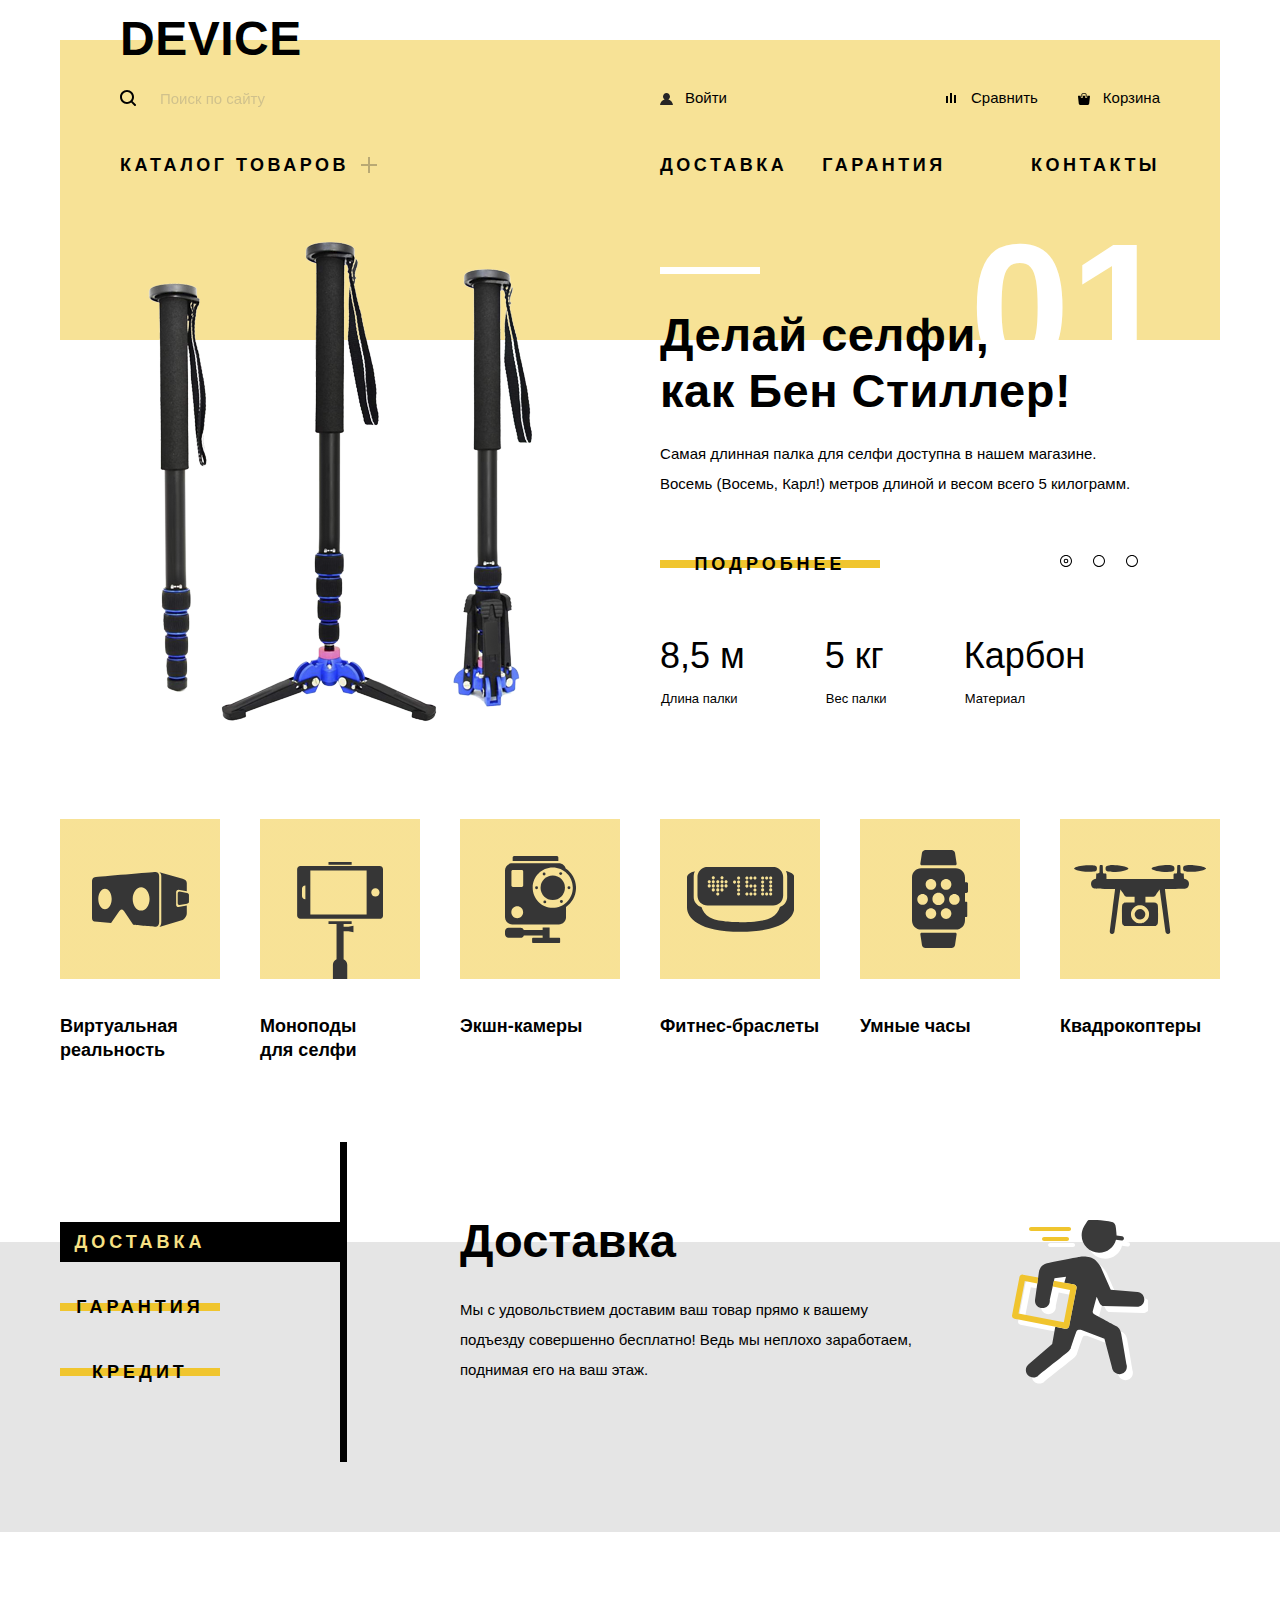
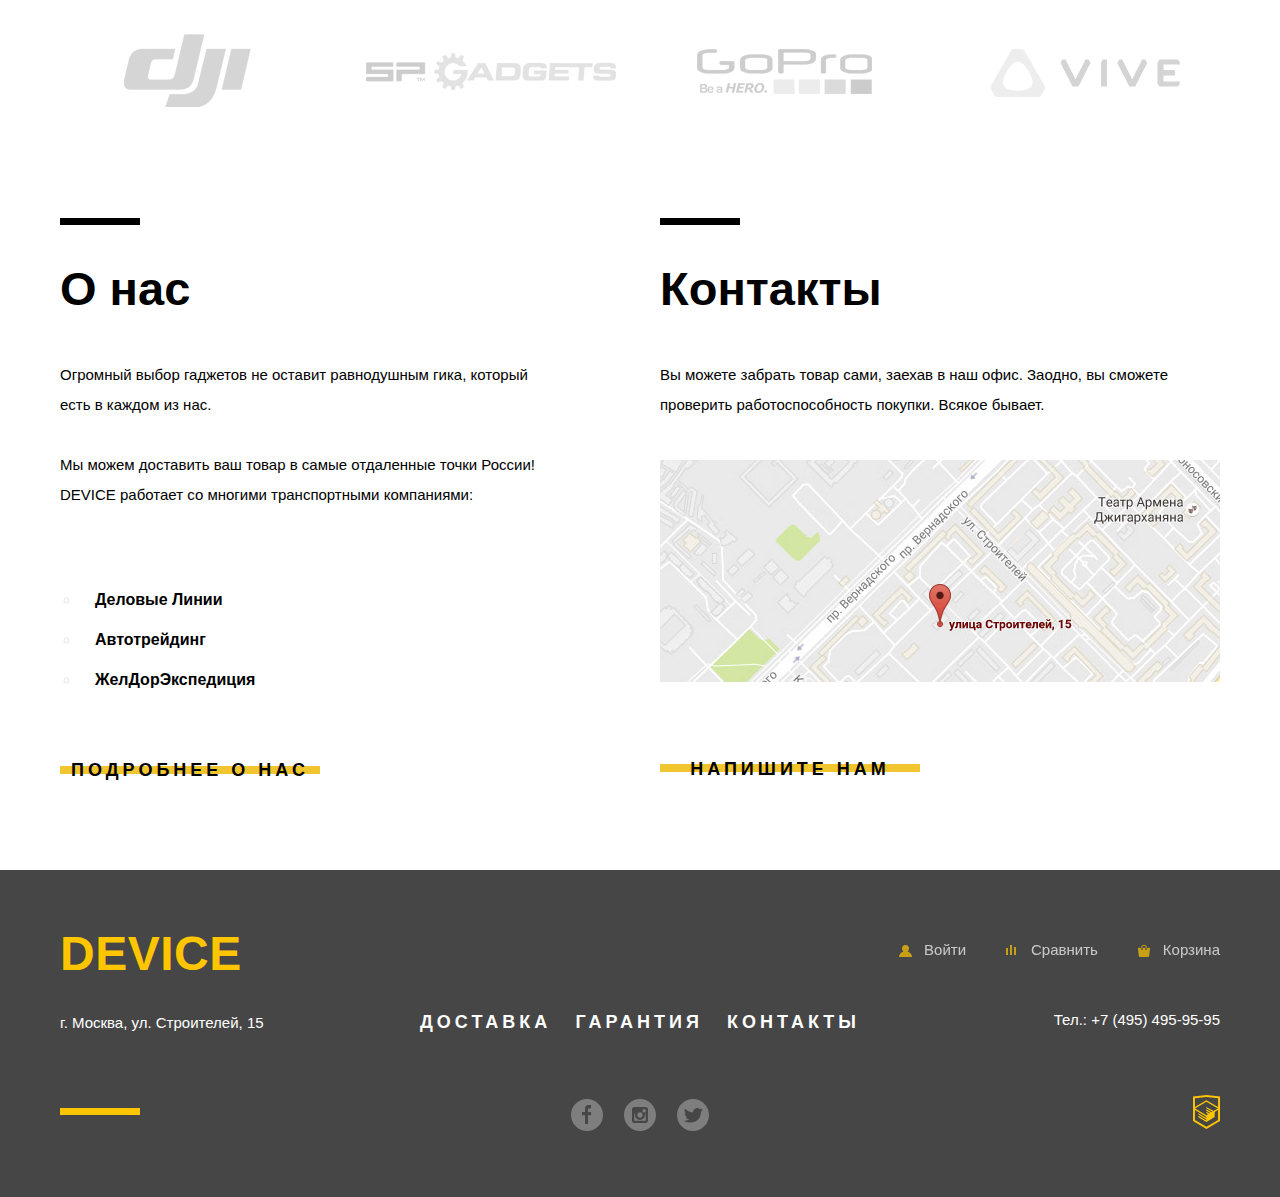
<file: index.html>
<!DOCTYPE html>
<html lang="ru">
  <head>
    <meta charset="utf-8">
    <title>HTML Academy: Девайс</title>
    <link rel="stylesheet" href="css/style.css">
  </head>
  <body>
    <header class="main-header">
      <a href="#"><b class="header-logo">Device</b></a>

      <div class="search-user-row">
        <form class="header-searchbar"
              action="https://echo.htmlacademy.ru"
              method="post">
          <label class="visually-hidden" for="header-search">Поиск по сайту</label>
          <input type="text" name="search-request" id="header-search" placeholder="Поиск по сайту">
          <button type="submit" class="hidden">Найти</button>
        </form>
        <ul class="header-user-panel">
          <li class="header-custom-user">
            <ul class="user-login-panel">
              <li><a href="#" class="user-ancor-iconed">Войти</a></li>
              <li><a href="#" class="user-logout hidden">Выйти</a></li>
            </ul>
          </li>
          <li class="header-custom-compare"><a href="#" class="user-ancor-iconed">Сравнить</a></li>
          <li class="header-custom-cart"><a href="#" class="user-ancor-iconed">Корзина</a></li>
        </ul>
      </div>

      <nav class="main-nav">
        <ul class="header-nav-list">
          <li class="catalog-opener"><a href="#" class="main-menu-item catalog-opener">Каталог товаров</a>
            <ul class="catalog-submenu visually-hidden">
              <li><a href="#">Виртуальная реальность</a></li>
              <li><a href="#">Моноподы для селфи</a></li>
              <li><a href="#">Экшн-камеры</a></li>
              <li><a href="#">Фитнес-браслеты</a></li>
              <li><a href="#">Умные часы</a></li>
              <li><a href="#">Квадрокоптеры</a></li>
            </ul>
          </li>
          <li><a href="#" class="main-menu-item">Доставка</a></li>
          <li><a href="#" class="main-menu-item">Гарантия</a></li>
          <li><a href="#" class="main-menu-item">Контакты</a></li>
        </ul>
      </nav>
    </header>

    <main class="main-content">
      <h1 class="visually-hidden">Интернет-магазин гаджетов Device</h1>
      <section class="promo-slider">
        <h2 class="visually-hidden">Лучшие предложения</h2>
        <ul class="slider-list">
          <li class="slide-shown">
            <div class="slide-image">
              <a href="#"><img src="img/slider-promo-1.png" alt="Монопод для селфи"></a>
            </div>
            <div class="slide-content">
              <div class="slider-index">
                <span>01</span>
              </div>
              <b class="slider-message">Делай селфи,<br>
                как Бен Стиллер!</b>
              <p class="slider-description">Самая длинная палка для селфи доступна в нашем магазине.<br>
                Восемь (Восемь, Карл!) метров длиной и весом всего 5 килограмм.</p>
              <a href="#" class="slider-showmore button-crossed">Подробнее</a>
              <table class="slider-features">
                <tr class="slider-feature-values">
                  <td>8,5 м</td>
                  <td>5 кг</td>
                  <td>Карбон</td>
                </tr>
                <tr class="slider-feature-description">
                  <td>Длина палки</td>
                  <td>Вес палки</td>
                  <td>Материал</td>
                </tr>
              </table>
            </div>
          </li>
          <li class="slide-hidden">
            <div class="slide-image">
              <a href="#"><img src="img/slider-promo-2.png" alt="Фитнес-браслет"></a>
            </div>
            <div class="slide-content">
              <div class="slider-index">
              <span>02</span>
            </div>
              <b class="slider-message">Худеем<br>
                правильно!</b>
              <p class="slider-description">Мотивирующие фитнес-браслеты помогут найти в себе силы<br>
                не пропускать занятия и соблюдать диету.</p>
              <a href="#" class="slider-showmore button-crossed">Подробнее</a>
              <table class="slider-features">
                <tr class="slider-feature-values">
                  <td>48 часов</td>
                </tr>
                <tr class="slider-feature-description">
                  <td>Без подзарядки</td>
                </tr>
              </table>
            </div>
          </li>
          <li class="slide-hidden">
            <div class="slide-image">
              <a href="#"><img class="slider-image" src="img/slider-promo-3.png" alt="Квадрокоптер"></a>
            </div>

            <div class="slide-content">
              <div class="slider-index">
                <span>03</span>
              </div>
              <b class="slider-message">Порхает как бабочка,<br>
                жалит как пчела!</b>
              <p class="slider-description">Этот обычный, на первый взгляд, квадрокоптер оснащен<br>
                мощным лазером, замаскированным под стандартную камеру.</p>
              <a href="#" class="slider-showmore button-crossed">Подробнее</a>
              <table class="slider-features">
                <tr class="slider-feature-values">
                  <td>800 м</td>
                  <td>50 м</td>
                </tr>
                <tr class="slider-feature-description">
                  <td>Дальность полета</td>
                  <td>Радиус поражения</td>
                </tr>
              </table>
            </div>
          </li>
        </ul>

        <div class="slider-handlers">
          <button type="button" class="slider-select slider-button-selected"></button>
          <button type="button" class="slider-select"></button>
          <button type="button" class="slider-select"></button>
        </div>
      </section>

      <section class="goods-categories">
        <h2 class="visually-hidden">Категории товаров</h2>
        <ul>
          <li><a href="#" class="goods-category-name category-vr">Виртуальная реальность</a></li>
          <li><a href="#" class="goods-category-name category-monopod">Моноподы <br>для селфи</a></li>
          <li><a href="#" class="goods-category-name category-camera">Экшн-камеры</a></li>
          <li><a href="#" class="goods-category-name category-fitband">Фитнес-браслеты</a></li>
          <li><a href="#" class="goods-category-name category-smartwatches">Умные часы</a></li>
          <li><a href="#" class="goods-category-name category-quadrocopters">Квадрокоптеры</a></li>
        </ul>
      </section>

      <section class="shop-services">
        <h2 class="visually-hidden">Услуги</h2>
        <div class="container">
          <ul class="service-categories">
            <li class="service-category active-category">
              <button type="button" class="button-crossed choose-delivery" disabled>Доставка</button>
            </li>
            <li class="service-category">
              <button type="button" class="button-crossed choose-warranty">Гарантия</button>
            </li>
            <li class="service-category">
              <button type="button" class="button-crossed choose-credit">Кредит</button>
            </li>
          </ul>
          <ul class="service-descriptions">
            <li class="service-category-description description-delivery">
              <h3>Доставка</h3>
              <p>Мы с удовольствием доставим ваш товар прямо к вашему подъезду совершенно бесплатно! Ведь мы неплохо заработаем, поднимая его на ваш этаж.</p>
            </li>
            <li class="service-category-description description-warranty hidden">
              <h3>Гарантия</h3>
              <p>Если из-за возгорания купленного у нас товара у вас сгорит дом — не переживайте, мы выдадим вам новый. Товар, не дом, конечно же.</p>
            </li>
            <li class="service-category-description description-credit hidden">
              <h3>Кредит</h3>
              <p>Залезть в долговую яму стало проще! Кредитные консультанты подберут для вас наиболее выгодные условия кредита. Выгодные для нашего банка, разумеется.</p>
            </li>
          </ul>
        </div>
      </section>

      <section class="brands">
        <h2 class="visually-hidden">Бренды</h2>
        <ul>
          <li><img src="img/partner-logo-1.png" alt="DJI"></li>
          <li><img src="img/partner-logo-2.png" alt="SP Gadgets"></li>
          <li><img src="img/partner-logo-3.png" alt="GoPro"></li>
          <li><img src="img/partner-logo-4.png" alt="Vive"></li>
        </ul>
      </section>

      <section class="about">
        <h2 class="visually-hidden">О компании</h2>
        <div class="container">
          <div class="about-us">
            <h3>О нас</h3>
            <p>Огромный выбор гаджетов не оставит равнодушным гика, который есть в каждом из нас.</p>
            <p>Мы можем доставить ваш товар в самые отдаленные точки России! DEVICE работает со многими транспортными компаниями:</p>
            <ul class="about-deliveries">
              <li><span>Деловые Линии</span></li>
              <li><span>Автотрейдинг</span></li>
              <li><span>ЖелДорЭкспедиция</span></li>
            </ul>
            <a href="#" class="button-crossed">Подробнее о нас</a>
          </div>
          <div class="about-contacts">
            <h3>Контакты</h3>
            <p>Вы можете забрать товар сами, заехав в наш офис. Заодно, вы сможете проверить работоспособность покупки. Всякое бывает.</p>
            <a href="#" class="bigmap-open">
              <img src="img/map-placeholder.jpg" alt="Наш адрес: г. Москва, ул. Строителей, 1">
            </a>
            <button type="button" class="button-crossed feedback-popup-opener">Напишите нам</button>
          </div>
        </div>

        <div class="map-popup visually-hidden">
          <iframe src="https://yandex.ru/map-widget/v1/-/CGaqjBLs" width="960" height="560" frameborder="0" allowfullscreen="true"></iframe>
          <button class="close-popup" type="button" aria-label="Закрыть попап"> </button>
        </div>

        <div class="feedback-popup visually-hidden">
          <h2 class="visually-hidden">Форма обратной связи</h2>
          <form class="feedback-form" action="http://echo.htmlacademy.ru" method="post">
            <label class="feedback-form-name" for="feedback-name">
              Ваше имя: <br>
              <input type="text" name="name" id="feedback-name" value="" placeholder="Имя Фамилия">
            </label>
            <label class="feedback-form-email" for="feedback-email">
              Ваш e-mail: <br>
              <input type="email" name="email" id="feedback-email" value="" placeholder="email@example.com">
            </label>

            <label class="feedback-form-message" for="feedback-message">
              Текст письма: <br>
              <textarea name="feedback-message" id="feedback-message" cols="30" rows="10" placeholder="В свободной форме"></textarea>
            </label>
            <button type="submit" class="button-crossed">Отправить</button>
          </form>
          <button class="close-popup" type="button" aria-label="Закрыть попап"> </button>
        </div>

<!--        <div class="popup-overlay"></div>-->
      </section>
    </main>

    <footer class="main-footer">
      <div class="container">
        <div class="footer-column">
          <a href="#"><b class="footer-logo">Device</b></a>
          <p class="footer-address">г. Москва, ул. Строителей, 15</p>
        </div>

        <div class="footer-column">
          <nav class="footer-nav">
            <ul>
              <li><a href="#">Доставка</a></li>
              <li><a href="#">Гарантия</a></li>
              <li><a href="#">Контакты</a></li>
            </ul>
          </nav>
          <ul class="socials">
            <li><a href="#"><img src="img/social-fb.svg" alt="Мы на Facebook"></a></li>
            <li><a href="#"><img src="img/social-instagram.svg" alt="Мы в Instagram"></a></li>
            <li><a href="#"><img src="img/social-twitter.svg" alt="Мы в Twitter"></a></li>
          </ul>
        </div>

        <div class="footer-column">
          <ul class="footer-user-panel">
            <li class="footer-custom-user">
              <ul class="user-login-panel">
                <li><a href="#" class="user-ancor-iconed">Войти</a></li>
                <li><a href="#" class="user-logout hidden">Выйти</a></li>
              </ul>
            </li>
            <li class="footer-custom-compare"><a href="#" class="user-ancor-iconed">Сравнить</a></li>
            <li class="footer-custom-cart"><a href="#" class="user-ancor-iconed">Корзина</a></li>
          </ul>
          <p class="footer-phone">Тел.: +7 (495) 495-95-95</p>
          <a href="#"><img  class="academy-logo" src="img/logo-htmlacademy.svg" alt="HTMLAcademy"></a>
        </div>
      </div>
    </footer>

    <script src="js/script.js"></script>
  </body>
</html>
</file>
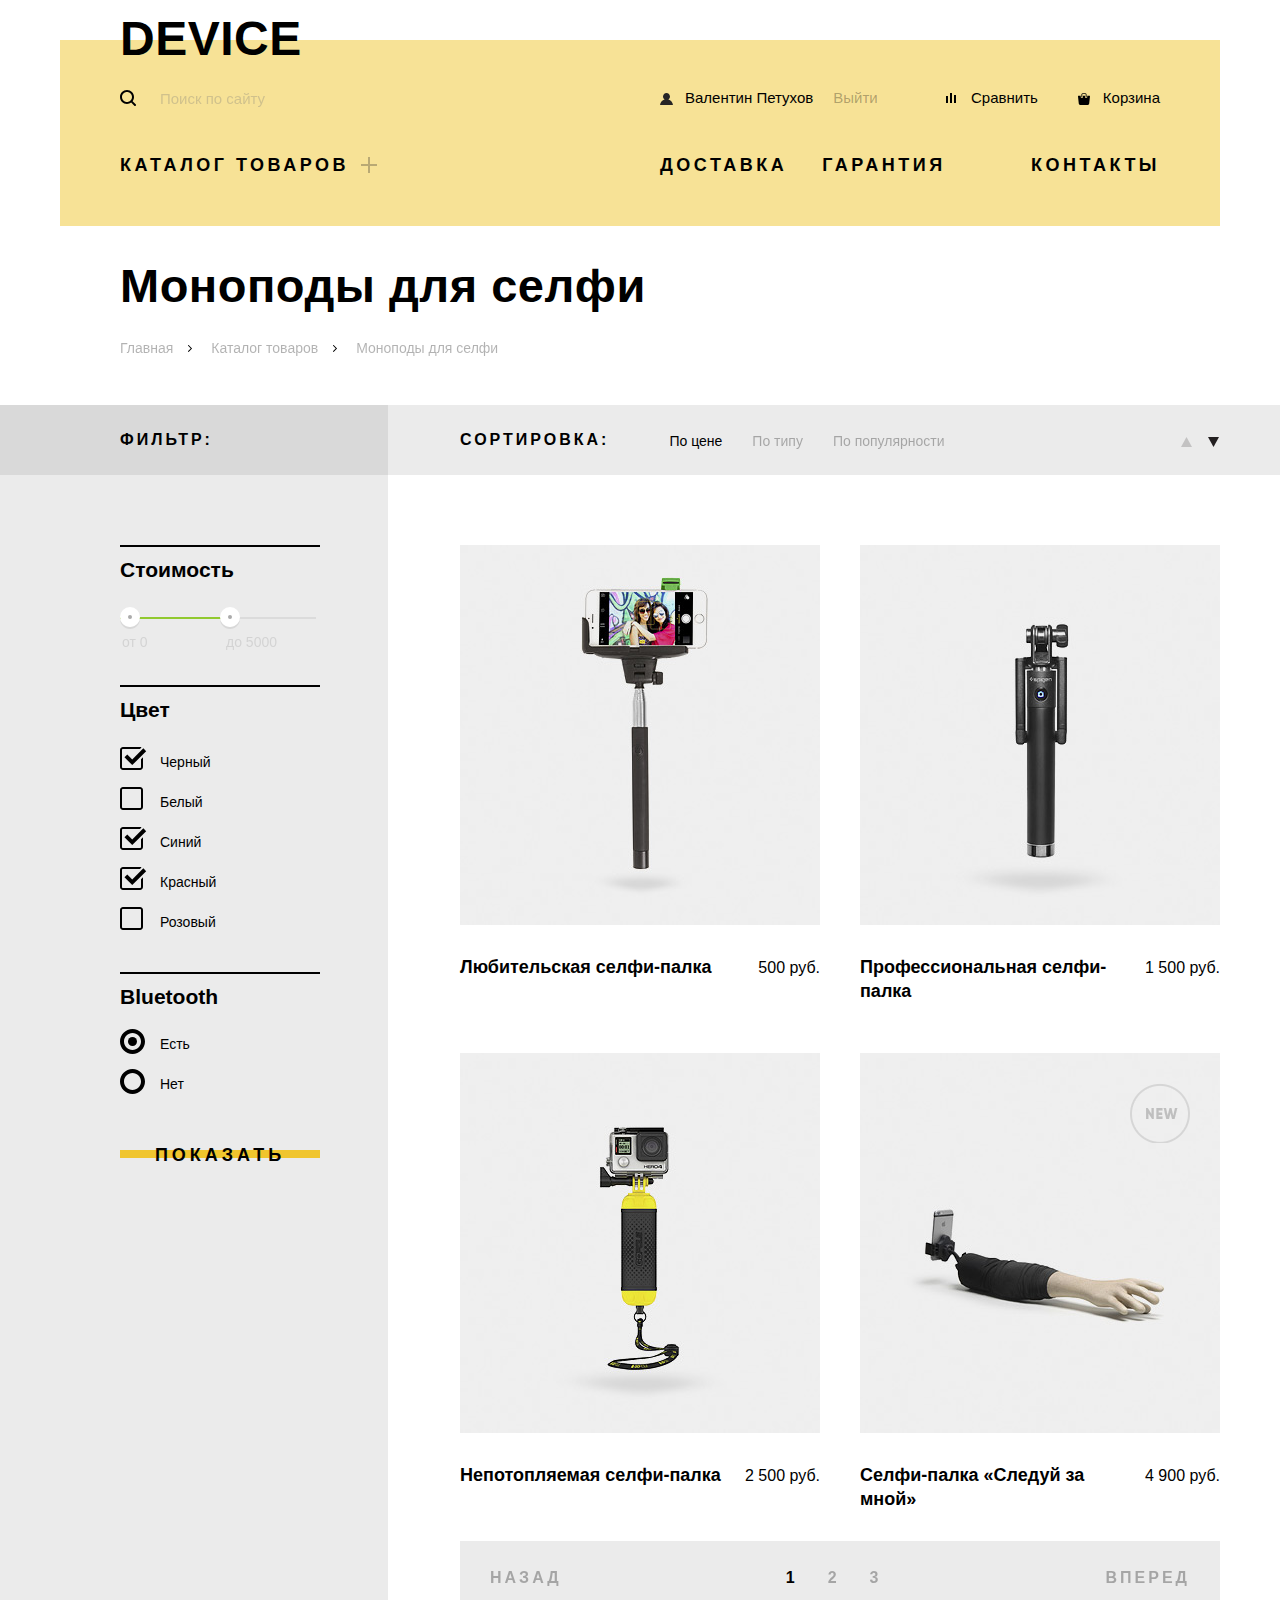
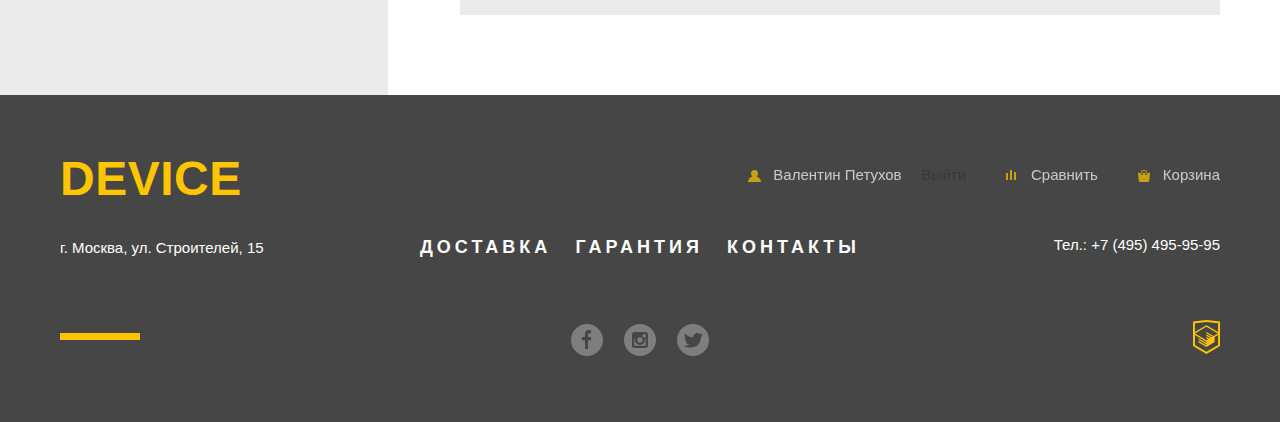
<file: catalog.html>
<!DOCTYPE html>
<html lang="ru">
  <head>
    <meta charset="utf-8">
    <title>HTML Academy: Девайс</title>
    <link rel="stylesheet" href="css/style.css">
  </head>
  <body class="catalog-page">
    <header class="main-header">
      <a href="index.html"><b class="header-logo">Device</b></a>

      <div class="search-user-row">
        <form class="header-searchbar">
          <label class="visually-hidden" for="header-search">Поиск по сайту</label>
          <input type="text" id="header-search" placeholder="Поиск по сайту">
          <button type="submit" class="hidden">Найти</button>
        </form>

        <ul class="header-user-panel">
          <li class="header-custom-user">
            <ul class="user-login-panel">
              <li><a href="#" class="user-ancor-iconed">Валентин Петухов</a></li>
              <li><a href="#" class="user-logout">Выйти</a></li>
            </ul>
          </li>
          <li class="header-custom-compare"><a href="#" class="user-ancor-iconed">Сравнить</a></li>
          <li class="header-custom-cart"><a href="#" class="user-ancor-iconed">Корзина</a></li>
        </ul>
      </div>

      <nav class="main-nav">
        <ul class="header-nav-list">
          <li class="catalog-opener"><a href="#" class="main-menu-item catalog-opener">Каталог товаров</a>
            <ul class="catalog-submenu visually-hidden">
              <li><a href="#">Виртуальная реальность</a></li>
              <li><a href="#">Моноподы для селфи</a></li>
              <li><a href="#">Экшн-камеры</a></li>
              <li><a href="#">Фитнес-браслеты</a></li>
              <li><a href="#">Умные часы</a></li>
              <li><a href="#">Квадрокоптеры</a></li>
            </ul>
          </li>
          <li><a href="#" class="main-menu-item">Доставка</a></li>
          <li><a href="#" class="main-menu-item">Гарантия</a></li>
          <li><a href="#" class="main-menu-item">Контакты</a></li>
        </ul>
      </nav>
    </header>

    <main class="main-content">
      <h1 class="catalog-heading">Моноподы для селфи</h1>
      <ul class="breadcrumbs">
        <li><a href="#">Главная</a></li>
        <li><a href="#">Каталог товаров</a></li>
        <li><a href="#">Моноподы для селфи</a></li>
      </ul>

      <div class="bg-wrapper">
        <div class="bg-container">
          <section class="catalog-filters">
            <h2>Фильтр:</h2>
            <form action="http://echo.htmlacademy.ru" method="post">
              <fieldset class="filter-price">
                <h3>Стоимость</h3>
                <div class="price-custom-filter">
                  <div class="price-bar-outer">
                    <div class="price-bar-inner"></div>
                    <div class="price-bar-slider"></div>
                    <div class="price-bar-slider"></div>
                  </div>
                </div>
                <p>
                  <label for="filter-price-from" class="visually-hidden">Цена от</label>
                  <input type="text" name="price-from" id="filter-price-from" value="" placeholder="от 0" disabled>
                  <label for="filter-price-to" class="visually-hidden">Цена до</label>
                  <input type="text" name="price-to" id="filter-price-to" value="" placeholder="до 5000" disabled>
                </p>
              </fieldset>
              <fieldset class="filter-color">
                <h3>Цвет</h3>
                <label>
                  <input type="checkbox" name="filter-color-black" class="visually-hidden" checked>
                  Черный
                  <span class="custom-checkbox"></span>
                </label>
                <label>
                  <input type="checkbox" name="filter-color-white" class="visually-hidden">
                  Белый
                  <span class="custom-checkbox"></span>
                </label>
                <label>
                  <input type="checkbox" name="filter-color-blue" class="visually-hidden" checked>
                  Синий
                  <span class="custom-checkbox"></span>
                </label>
                <label>
                  <input type="checkbox" name="filter-color-red" class="visually-hidden" checked>
                  Красный
                  <span class="custom-checkbox"></span>
                </label>
                <label>
                  <input type="checkbox" name="filter-color-pink" class="visually-hidden">
                  Розовый
                  <span class="custom-checkbox"></span>
                </label>
              </fieldset>

              <fieldset class="filter-bluetooth">
                <h3>Bluetooth</h3>
                <label>
                  <input type="radio" name="filter-bluetooth-is" value="yes" class="visually-hidden" checked>
                  Есть
                  <span class="custom-radiobutton"></span>
                </label>
                <label>
                  <input type="radio" name="filter-bluetooth-is" value="no" class="visually-hidden">
                  Нет
                  <span class="custom-radiobutton"></span>
                </label>
              </fieldset>
              <button type="submit" class="button-crossed">Показать</button>
            </form>
          </section>

          <section class="catalog-goods">
            <h2 class="visually-hidden">Список товаров</h2>
            <div class="catalog-goods-sort">
              <p>Сортировка:</p>
              <ul class="sort-types">
                <li><a href="#" class="sort-chosen">По цене</a></li>
                <li><a href="#">По типу</a></li>
                <li><a href="#">По популярности</a></li>
              </ul>
              <ul class="sort-dir-buttons">
                <li><button type="button" class="goods-sort-up-dir"></button></li>
                <li><button type="button" class="goods-sort-down-dir sort-dir-chosen"></button></li>
              </ul>
            </div>
            <ul class="goods-list">
              <li>
                <img src="img/item-1.jpg" alt="Любительская селфи-палка">
                <div class="product-spec">
                  <h3 class="product-name">Любительская селфи-палка</h3>
                  <p class="product-price">500 руб.</p>
                </div>
                <div class="add-to-buttons">
                  <button type="button" class="add-to-cart button-crossed">В корзину</button>
                  <button type="button" class="add-to-compare">Добавить к сравнению</button>
                </div>
              </li>
              <li>
                <img src="img/item-2.jpg" alt="Профессиональная селфи-палка">
                <div class="product-spec">
                  <h3 class="product-name">Профессиональная селфи-палка</h3>
                  <p class="product-price">1 500 руб.</p>
                </div>
                <div class="add-to-buttons">
                  <button type="button" class="add-to-cart button-crossed">В корзину</button>
                  <button type="button" class="add-to-compare">Добавить к сравнению</button>
                </div>
              </li>
              <li>
                <img src="img/item-3.jpg" alt="Непотопляемая селфи-палка">
                <div class="product-spec">
                  <h3 class="product-name">Непотопляемая селфи-палка</h3>
                  <p class="product-price">2 500 руб.</p>
                </div>
                <div class="add-to-buttons">
                  <button type="button" class="add-to-cart button-crossed">В корзину</button>
                  <button type="button" class="add-to-compare">Добавить к сравнению</button>
                </div>
              </li>
              <li>
                <img src="img/item-4.jpg" alt="Селфи-палка Следуй за мной">
                <div class="product-new"></div>
                <div class="product-spec">
                  <h3 class="product-name">Селфи-палка «Следуй за мной»</h3>
                  <p class="product-price">4 900 руб.</p>
                </div>
                <div class="add-to-buttons">
                  <button type="button" class="add-to-cart button-crossed">В корзину</button>
                  <button type="button" class="add-to-compare">Добавить к сравнению</button>
                </div>
              </li>
            </ul>
            <nav class="page-navigation">
              <a href="#" class="catalog-previous-page">Назад</a>
              <ul class="catalog-page-list">
                <li><a href="#" class="catalog-current-page">1</a></li>
                <li><a href="#">2</a></li>
                <li><a href="#">3</a></li>
              </ul>
              <a href="#" class="catalog-next-page">Вперед</a>
            </nav>
          </section>
        </div>
      </div>

    </main>

    <footer class="main-footer">
      <div class="container">
        <div class="footer-column">
          <a href="#"><b class="footer-logo">Device</b></a>
          <p class="footer-address">г. Москва, ул. Строителей, 15</p>
        </div>

        <div class="footer-column">
          <nav class="footer-nav">
            <ul>
              <li><a href="#">Доставка</a></li>
              <li><a href="#">Гарантия</a></li>
              <li><a href="#">Контакты</a></li>
            </ul>
          </nav>
          <ul class="socials">
            <li><a href="#"><img src="img/social-fb.svg" alt="Мы на Facebook"></a></li>
            <li><a href="#"><img src="img/social-instagram.svg" alt="Мы в Instagram"></a></li>
            <li><a href="#"><img src="img/social-twitter.svg" alt="Мы в Twitter"></a></li>
          </ul>
        </div>

        <div class="footer-column">
          <ul class="footer-user-panel">
            <li class="footer-custom-user">
              <ul class="user-login-panel">
                <li><a href="#" class="user-ancor-iconed">Валентин Петухов</a></li>
                <li><a href="#" class="user-logout">Выйти</a></li>
              </ul>
            </li>
            <li class="footer-custom-compare"><a href="#" class="user-ancor-iconed">Сравнить</a></li>
            <li class="footer-custom-cart"><a href="#" class="user-ancor-iconed">Корзина</a></li>
          </ul>
          <p class="footer-phone">Тел.: +7 (495) 495-95-95</p>
          <a href="#"><img  class="academy-logo" src="img/logo-htmlacademy.svg" alt="HTMLAcademy"></a>
        </div>
      </div>
    </footer>

    <script src="js/script.js"></script>
  </body>
</html>
</file>
<file: css/style.css>
*, *:not(::before), *:not(::after) {
  box-sizing: inherit;
}

html {
  box-sizing: border-box;
}

body {
  font-family: "Gilroy ExtraBold", Arial, sans-serif;
  font-size: 18px;
  font-weight: bold;
  line-height: 24px;
  color: #000;
  margin: 0;
  padding: 0;
}

a {
  text-decoration: none;
  color: inherit;
}

li {
  list-style: none;
}

.visually-hidden {
  position: absolute;
  clip: rect(0 0 0 0);
  width: 1px;
  height: 1px;
  margin: -1px;
}

.hidden {
  display: none;
}

.button-crossed {
  display: block;
  text-transform: uppercase;
  letter-spacing: 4px;
  font-family: "Gilroy ExtraBold", Arial, sans-serif;
  font-size: 18px;
  font-weight: bold;
  line-height: 40px;
  color: #000;
  border: none;
  background-image: linear-gradient(to bottom, transparent 16px, #f0c52e 16px, #f0c52e 24px, transparent 24px);
  background-color: transparent;
  text-align: center;
}

.button-crossed:hover {
  background-color: #f0c52e;
  background-image: none;
}

.button-crossed:active {
  background-color: #f0c52e;
  color: rgba(0, 0, 0, 0.3);
}
/*Стили элементов верхней строки хедера*/
/*----------------------*/
.main-header {
  width: 1160px;
  margin: 0 auto 60px;
  padding: 0 60px;
  box-sizing: border-box;
  position: relative;
}

.main-header::before {
  content: "";
  width: 1160px;
  height: 300px;
  background-color: #f7e296;
  position: absolute;
  z-index: -1;
  top: 25px;
  margin-left: -60px;
}

.header-logo,
.footer-logo {
  font-size: 48px;
  line-height: 48px;
  text-transform: uppercase;
  letter-spacing: 0.5px;
}

.header-logo:hover,
.footer-logo:hover {
  filter: opacity(0.6);
}

.header-logo:active,
.footer-logo:active {
  filter: opacity(0.3);
}

.header-logo {
  display: block;
  margin-top: 15px;
  margin-bottom: 10px;
}

.search-user-row {
  display: flex;
  align-items: center;
  margin-bottom: 30px;
}

.header-searchbar {
  width: 440px;
  min-height: 50px;
  display: flex;
  align-items: center;
  margin-right: 100px;
}

.header-searchbar input {
  filter: opacity(0.3);
  font-family: "Open Sans Light", Arial, sans-serif;
  font-size: 15px;
  font-weight: normal;
  background-color: transparent;
  border: none;
  outline: none;
  width: 315px;
  height: 45px;
  padding: 0 0 0 40px;
}

.header-searchbar::before {
  content: "";
  position: absolute;
  width: 16px;
  height: 16px;
  background-image: url("../img/search.svg");
}

.header-searchbar input:hover {
  filter: opacity(0.6);
}

.header-searchbar input:focus {
  filter: none;
  border-bottom: 2px solid #000000;
  margin-bottom: -2px;
}

.header-searchbar button {
  font-family: "Open Sans Light", Arial, sans-serif;
  font-size: 15px;
  font-weight: normal;
  background-color: transparent;
  border: 2px solid #000000;
  padding: 0 20px;
  height: 45px;
  box-sizing: content-box;
}

.header-searchbar button:hover {
  background-color: #000000;
  color: #ffffff;
}

.header-searchbar button:active {
  background-color: #000000;
  color: hsl(0, 0%, 30%);
}

.header-user-panel {
  width: 500px;
  display: flex;
  margin: 0;
  padding: 0;
}

.user-login-panel {
  display: flex;
  align-items: center;
  padding: 0;
  margin: 0;
}

.user-login-panel .user-logout {
  color: rgba(0, 0, 0, 0.3);
  margin-left: 20px;
}

.header-user-panel a {
  align-items: center;
  color: #000000;
  font-family: "Open Sans Light", Arial, sans-serif;
  font-size: 15px;
  line-height: 30px;
  font-weight: normal;
  white-space: nowrap;
  position: relative;
}

.user-ancor-iconed {
  padding-left: 25px;
}

.header-user-panel a:hover {
  filter: opacity(0.6);
}

.header-user-panel a:active {
  filter: opacity(0.3);
}

a.user-ancor-iconed::before {
  content: "";
  position: absolute;
  width: 15px;
  height: 15px;
  margin-right: 10px;
  background-repeat: no-repeat;
  left: 0;
  top: 4px;
}

.header-custom-user .user-ancor-iconed::before {
  background-image: url("../img/user.svg");
}

.header-custom-compare {
  margin-left: auto;
}

.header-custom-compare .user-ancor-iconed::before {
  background-image: url("../img/compare.svg");
}

.header-custom-cart {
  margin-left: 40px;
}

.header-custom-cart .user-ancor-iconed::before {
  background-image: url("../img/cart.svg");
}
/*----------------------*/

/*Стили элементов навигационного меню хедера*/
/*----------------------*/
.header-nav-list {
  padding: 0;
  margin: 0;
  display: flex;
  align-items: center;
}

.header-nav-list > li {
  margin-right: 35px;
}

.header-nav-list > li:first-child {
  flex-basis: 500px;
  margin-right: 40px;
  position: relative;
}

.header-nav-list > li:last-child {
  margin-left: auto;
  margin-right: 0;
}

.main-menu-item {
  text-transform: uppercase;
  letter-spacing: 3.5px;
}

.main-menu-item:hover {
  filter: opacity(0.6);
}

.main-menu-item:active {
  filter: opacity(0.3);
}

.catalog-opener > a {
  position: relative;
  padding-right: 32px;
}

.catalog-opener > a::after {
  content: "";
  position: absolute;
  background-image: url("../img/plus.svg");
  background-repeat: no-repeat;
  width: 20px;
  height: 20px;
  filter: opacity(0.3);
  right: 0;
  top: 2px;
}

.catalog-submenu {
  background-color: #f7e296;
  position: absolute;
  top: 24px;
  left: -60px;
  width: 1160px;
  height: 163px;
  padding: 26px 60px 30px 60px;
  box-sizing: border-box;
  display: flex;
  flex-direction: column;
  align-content: flex-start;
  flex-wrap: wrap;
  z-index: 1;
}

.catalog-submenu li {
  margin-right: 60px;
}

.catalog-submenu li:nth-child(5) {
  margin-bottom: 30px;
}

.catalog-submenu a {
  font-family: "Open Sans Light", Arial, sans-serif;
  font-size: 15px;
  line-height: 35px;
  font-weight: normal;
}

.catalog-submenu a:hover {
  color: rgba(0, 0, 0, 0.6);
}

.catalog-submenu a:active {
  color: rgba(0, 0, 0, 0.3);
}
/*----------------------*/

/*Стили элементов главного слайдера*/
/*----------------------*/
.promo-slider {
  width: 1160px;
  min-height: 492px;
  margin: 0 auto 90px;
  position: relative;
}

.slider-list {
  margin: 0;
  padding: 0;
}

.slider-list > li {
  position: absolute;
  top: 0;
  left: 0;
  display: flex;
  justify-content: flex-start;
  transition-duration: 1000ms;
}

.slide-hidden {
  opacity: 0;
  z-index: -1;
}

.slide-image {
  display: flex;
  justify-content: center;
  width: 560px;
  margin-right: 40px;
}

.slide-image a {
  margin: auto;
}

.slide-content {
  width: 500px;
  position: relative;
  padding-top: 70px;
}

.slide-content::before {
  content: "";
  position: absolute;
  top: 30px;
  left: 0;
  width: 100px;
  height: 7px;
  background-color: #ffffff;
}

.slider-index {
  position: absolute;
  top: 0;
  right: -10px;
  z-index: -1;
}

.slider-index span {
  font-size: 180px;
  line-height: 140px;
  color: #ffffff;
  margin-left: auto;
  z-index: -1;
}

.slider-message {
  font-size: 47px;
  line-height: 56px;
  white-space: nowrap;
  letter-spacing: 0.5px;
}

.slider-description {
  font-family: "Open Sans Light", Arial, sans-serif;
  font-size: 15px;
  line-height: 30px;
  font-weight: normal;
  margin: 20px 0 45px 0;
}

.slider-showmore {
  width: 220px;
}

.slider-features {
  margin-top: 40px;
  border-spacing: 0 20px;
}

.slider-feature-values td {
  font-family: "Gilroy Light", Arial, sans-serif;
  font-size: 36px;
  font-weight: normal;
  padding: 0 80px 0 0;
  white-space: nowrap;
}

.slider-feature-description {
  font-family: "Open Sans Light", Arial, sans-serif;
  font-size: 13px;
  line-height: 20px;
  font-weight: normal;
}

.slider-handlers {
  position: absolute;
  display: flex;
  justify-content: space-between;
  width: 78px;
  top: 318px;
  right: 82px;
}

button.slider-select {
  padding: 0;
  margin: 0;
  width: 12px;
  height: 12px;
  background-image: url("../img/slider-button-empty.svg");
  background-repeat: no-repeat;
  background-size: contain;
  border: none;
  background-color: transparent;
}

button.slider-button-selected {
  background-image: url("../img/slider-button.svg");
}
/*----------------------*/

/*Стили элементов популярных категорий*/
/*----------------------*/
.goods-categories ul {
  display: flex;
  width: 1160px;
  padding: 0;
  margin: 0 auto 80px;
  justify-content: space-between;
}

.goods-categories li {
  width: 160px;
  padding: 0;
}

.goods-category-name {
  display: block;
  background-image: linear-gradient(to bottom, rgba(240, 197, 46, 0.5) 160px, transparent 160px);
}

.goods-category-name::before {
  content: "";
  background-repeat: no-repeat;
  background-position: center;
  width: 160px;
  height: 160px;
  display: block;
  margin-bottom: 35px;
 }

.goods-categories .category-vr::before {
  background-image: url("../img/goods-catogory-1.svg");
}

.goods-categories .category-monopod::before {
  background-image: url("../img/goods-catogory-2.svg");
  background-position: bottom center;
}

.goods-categories .category-camera::before {
  background-image: url("../img/goods-catogory-3.svg");
}

.goods-categories .category-fitband::before {
  background-image: url("../img/goods-catogory-4.svg");
}

.goods-categories .category-smartwatches::before {
  background-image: url("../img/goods-catogory-5.svg");
}

.goods-categories .category-quadrocopters::before {
  background-image: url("../img/goods-catogory-6.svg");
}

.goods-category-name:hover {
  background-image: linear-gradient(to bottom, rgba(240, 197, 46, 1) 160px, transparent 160px);
}

.goods-category-name:active {
  background-image: linear-gradient(to bottom, rgba(240, 197, 46, 1) 160px, transparent 160px);
  color: rgba(0, 0, 0, 0.3);
}

.goods-category-name:active::before {
  filter: opacity(0.3);
}
/*----------------------*/

/*Стили элементов блока услуг*/
/*----------------------*/
.shop-services {
  background-image: linear-gradient(to bottom, transparent 100px, #e5e5e5 100px);
  width: 100%;
  padding-bottom: 70px;
}

.shop-services .container {
  width: 1160px;
  margin: 0 auto;
  display: flex;
  justify-content: space-between;
}

.service-categories {
  width: 280px;
  padding: 80px 0 70px;
  margin: 0;
  border-right: 7px solid #000000;
}

.service-categories li {
  margin-bottom: 25px;
}

.service-categories .active-category {
  background-color: #000000;
}

.service-categories li:last-child {
  margin-bottom: 0;
}

.service-category button {
  width: 160px;
  padding: 0;
  margin: 0;
  line-height: 40px;
}

.active-category button {
  background-image: none;
  color: #f7e184;
}

.active-category button:hover {
  background-color: transparent;
  color: #f7e184;
}

.service-descriptions {
  width: 760px;
  margin: 0;
  padding: 60px 0 70px 0;
}

.service-descriptions li {
  position: relative;
}

.service-descriptions h3 {
  width: 460px;
  margin: 0 0 30px 0;
  padding-top: 15px;
  font-family: "Gilroy ExtraBold", sans-serif;
  font-size: 47px;
  line-height: 48px;
  font-weight: bold;
  color: #000000;
}

.service-descriptions p {
  width: 460px;
  margin: 0;
  font-family: "Open Sans Light", Arial, sans-serif;
  font-size: 15px;
  line-height: 30px;
  font-weight: normal;
}

.service-descriptions li::before {
  content: "";
  position: absolute;
  width: 240px;
  height: 200px;
  right: 0;
  top: 0;
  background-repeat: no-repeat;
  background-position: center;
  margin-right: 20px;
}

.service-descriptions li:first-child::before {
  background-image: url("../img/delivery.svg");
}

.service-descriptions li:nth-child(2)::before {
  background-image: url("../img/warranty.svg");
}

.service-descriptions li:last-child::before {
  background-image: url("../img/credit.svg");
}
/*----------------------*/

/*Стили элементов блока c логотипами брендов*/
/*----------------------*/
.brands{
  width: 1160px;
  margin: 0 auto;
  padding: 90px 0;
}

.brands ul {
  display: flex;
  justify-content: space-between;
  margin: 0;
  padding: 0;
}

.brands img {
  filter: grayscale(1)
          opacity(0.2);
}

.brands img:hover {
  filter: none;
}
/*----------------------*/

/*Стили элементов блока About*/
/*----------------------*/
.about .container{
  width: 1160px;
  margin: 0 auto;
  display: flex;
  justify-content: space-between;
}

.about h3 {
  font-family: "Gilroy ExtraBold", sans-serif;
  font-size: 47px;
  line-height: 48px;
  font-weight: bold;
  color: #000000;
}

.about-us {
  width: 500px;
  position: relative;
}

.about-us::before,
.about-contacts::before {
  content: "";
  position: absolute;
  top: 0;
  left: 0;
  width: 80px;
  height: 7px;
  background-color: #000000;
}

.about-us p {
  font-family: "Open Sans Light", Arial, sans-serif;
  font-size: 15px;
  line-height: 30px;
  font-weight: normal;
  margin-bottom: 30px;
  margin-top: 0;
}

.about-deliveries {
  width: 560px;
  font-size: 16px;
  line-height: 40px;
  margin: 70px 0 50px;
  padding-left: 20px;
}

.about-deliveries li {
  list-style: circle;
  color: #e5e5e5;
  padding-left: 15px;
}

.about-deliveries span {
  color: #000000;
}

.about .button-crossed {
  display: block;
  width: 260px;
  text-align: center;
  line-height: 40px;
}

.about-contacts {
  width: 560px;
  position: relative;
}

.about-contacts p {
  font-family: "Open Sans Light", Arial, sans-serif;
  font-size: 15px;
  line-height: 30px;
  font-weight: normal;
  margin-top: 0;
  margin-bottom: 40px;
}

.about-contacts img {
  margin-bottom: 60px;
}

.popup-container {
  width: 960px;
  margin: 0 auto;
}

.map-popup {
  position: fixed;
  left: calc(50% - 480px);
  top: calc(50% - 280px);
  width: 960px;
  height: 560px;
  background-image: url(../img/map-big.jpg);
  filter: drop-shadow(0px 10px 20px rgba(0, 0, 0, 0.3));
  z-index: 1;
}

/*.popup-overlay {*/
/*  position: fixed;*/
/*  top: 0;*/
/*  left: 0;*/
/*  width: 100%;*/
/*  height: 100%;*/
/*  background-color: rgba(0, 0, 0, 0.5);*/
/*}*/

button.close-popup {
  background-image: url("../img/modal-close.svg");
  filter: opacity(0.5);
  background-color: transparent;
  border: none;
  width: 55px;
  height: 55px;
  border-radius: 50%;
  position: absolute;
  right: 20px;
  top: 20px;
}

button.close-popup:hover {
  filter: opacity(1);
}

button.close-popup:active {
  filter: opacity(0.3);
}

.feedback-popup {
  position: fixed;
  left: calc(50% - 480px);
  top: calc(50% - 280px);
  width: 960px;
  box-sizing: border-box;
  padding: 90px 100px 80px 100px;
  background-color: #ffffff;
  filter: drop-shadow(0px 10px 20px rgba(0, 0, 0, 0.3));
  z-index: 1;
}

.feedback-popup .close-popup {
  position: absolute;
  top: 20px;
  right: 20px;
}

.feedback-form {
  align-self: center;
  width: 760px;
  display: flex;
  flex-wrap: wrap;
  justify-content: space-between;
}

.feedback-form input {
  width: 360px;
  height: 50px;
  box-sizing: border-box;
  padding: 0 20px;
  margin-top: 10px;
  margin-bottom: 35px;
}

.feedback-form textarea {
  width: 760px;
  height: 156px;
  box-sizing: border-box;
  padding: 10px 20px;
  margin-top: 10px;
  margin-bottom: 40px;
}

.feedback-form input,
.feedback-form textarea {
  font-family: "Open Sans Light", Arial, sans-serif;
  font-size: 14px;
  line-height: 18px;
  font-weight: normal;
  background-color: #f2f2f2;
  color: #464646;
  border: none;
  outline: none;
}

.feedback-form input:hover,
.feedback-form textarea:hover {
  background-color: #eaeaea;
}

.feedback-form input:focus,
.feedback-form textarea:focus {
  background-color: #ffffff;
  border: 3px solid #f0c52e;
}

.feedback-form input:invalid,
.feedback-form textarea:invalid {
  background-color: #f6dada;
}
/*----------------------*/

/*Стили элементов футера*/
/*----------------------*/
.main-footer {
  margin-top: 80px;
  background-color: #464646;
}

.main-footer .container {
  width: 1160px;
  margin: 0 auto;
  display: flex;
  justify-content: space-between;
  padding: 60px 0;
}

.footer-column:first-child {
  width: 360px;
}

.footer-logo {
  color: #ffc600;
}

.footer-address {
  margin: 30px 0 70px 0;
}

.footer-column:first-child::after {
  content: "";
  display: block;
  width: 80px;
  height: 7px;
  background-color: #ffc600;
}

.main-footer p {
  color: #ffffff;
  font-family: "Open Sans Light", Arial, sans-serif;
  font-size: 15px;
  line-height: 30px;
  font-weight: normal;
}

.footer-column:nth-child(2) {
  width: 440px;
  padding-top: 80px;
}

.footer-nav ul {
  display: flex;
  justify-content: space-between;
  margin: 0;
  padding: 0;
}

.footer-nav a {
  color: #ffffff;
  text-transform: uppercase;
  letter-spacing: 4px;
}

.footer-nav a:hover {
  filter: opacity(0.6);
}

.footer-nav a:active {
  filter: opacity(0.3);
}

.socials {
  display: flex;
  width: 160px;
  margin: 65px auto 0;
  padding: 0;
  justify-content: space-around;
}

.socials img {
  filter: opacity(0.3);
}

.socials img:hover {
  filter: opacity(0.6);
}

.socials img:active {
  filter: opacity(0.1);
}

.footer-user-panel {
  display: flex;
  justify-content: flex-end;
  margin: 5px 0 0 0;
  padding: 0;
}

.footer-user-panel > li {
  margin-left: 40px;
}

.footer-custom-user {
  margin-left: auto;
}

.footer-user-panel a {
  align-items: center;
  color: #ffffff;
  filter: opacity(0.7);
  font-family: "Open Sans Light", Arial, sans-serif;
  font-size: 15px;
  line-height: 30px;
  font-weight: normal;
  white-space: nowrap;
  position: relative;
}

.footer-user-panel a:hover {
  filter: opacity(1);
}

.footer-user-panel a:active {
  filter: opacity(0.3);
}

.footer-custom-user .user-ancor-iconed::before {
  background-image: url("../img/user-footer.png");
}

.footer-custom-compare .user-ancor-iconed::before {
  background-image: url("../img/compare-footer.png");
}

.footer-custom-cart .user-ancor-iconed::before {
  background-image: url("../img/cart-footer.png");
}

.footer-column:last-child {
  display: flex;
  width: 360px;
  flex-direction: column;
  align-items: flex-end;
}

.footer-phone {
  margin: 40px 0 60px;
  text-align: right;
}

.academy-logo:hover {
  filter: opacity(0.6);
}

.academy-logo:active {
  filter: opacity(0.3);
}
/*----------------------*/

/*Стили элементов страницы каталога товаров*/
/*----------------------*/

.catalog-page .main-header::before {
  height: 186px;
}

.catalog-page .main-header {
  margin-bottom: 85px;
}

h1.catalog-heading {
  font-size: 47px;
  line-height: 48px;
  width: 1040px;
  margin: 0 auto 25px;
  letter-spacing: 0.5px;
}

.breadcrumbs {
  width: 1040px;
  margin: 0 auto 45px;
  padding: 0;
  display: flex;
}

.breadcrumbs li {
  margin-right: 15px;
}

.breadcrumbs a {
  filter: opacity(0.3);
  font-family: "Open Sans Light", Arial, sans-serif;
  font-size: 14px;
  line-height: 24px;
  font-weight: normal;
}

.breadcrumbs a:hover {
  filter: opacity(0.6);
}

.breadcrumbs a:active {
  filter: opacity(0.1);
}

.breadcrumbs li:not(:last-child)::after {
  content: "";
  background-color: transparent;
  background-image: url("../img/nav-arrow.svg");
  background-repeat: no-repeat;
  width: 8px;
  height: 8px;
  display: inline-block;
  margin-left: 15px;
}
/*----------------------*/

/*Стили элементов фильтра товаров в каталоге*/
/*----------------------*/
.catalog-page .bg-wrapper {
  position: relative;
  padding-bottom: 80px;
}

.catalog-page .bg-wrapper::before {
  content: "";
  position: absolute;
  width: 100%;
  height: 100%;
  background-image: linear-gradient(to bottom, rgba(0, 0, 0, 0.08) 70px, transparent 70px),
  linear-gradient(to right, rgba(0, 0, 0, 0.08) calc(50% - 252px), transparent calc(50% - 252px));
  z-index: -1;
}

.catalog-page .bg-container {
  width: 1160px;
  margin: 0 auto;
  display: flex;
  justify-content: space-between;
}

.catalog-filters {
  width: 200px;
  padding-left: 60px;
  box-sizing: border-box;
}

.catalog-goods {
  width: 760px;
}

.catalog-filters h2 {
  text-transform: uppercase;
  letter-spacing: 3px;
  font-size: 16px;
  line-height: 20px;
  padding: 25px 0;
  margin: 0 0 70px 0;
}

.catalog-filters fieldset {
  border: none;
  border-top: 2px solid #000000;
  width: 200px;
  padding: 0;
  margin: 0 0 30px 0;
}

.catalog-filters h3 {
  line-height: 45px;
  padding: 0;
  margin: 0 0 10px 0;
}

.price-custom-filter {
  margin-top: 25px;
  margin-bottom: 10px;
}

.price-bar-outer {
  width: 196px;
  height: 2px;
  background-color: #dbdbdb;
  position: relative;
}

.price-bar-inner {
  width: 110px;
  height: 2px;
  background-color: #91c92f;
}

.price-bar-slider {
  background-image: url("../img/filter-button.svg");
  background-repeat: no-repeat;
  width: 22px;
  height: 22px;
  top: -10px;
  position: absolute;
}

.price-bar-slider:nth-child(2) {
  left: 100px;
}

.filter-price p {
  display: flex;
  width: 200px;
  margin: 0;
}

.filter-price input {
  background-color: transparent;
  border: none;
  outline: none;
  filter: opacity(0.2);
  font-family: "Gilroy Light", Arial, sans-serif;
  font-size: 14px;
  line-height: 24px;
  width: 100px;
}

.filter-color {
  display: flex;
  flex-direction: column;
}

.filter-color .custom-checkbox {
  background-image: url("../img/checkbox-off.svg");
  background-repeat: no-repeat;
  width: 27px;
  height: 23px;
  position: absolute;
  top: 5px;
  left: 0;
}

.filter-color input:checked + .custom-checkbox {
  background-image: url("../img/checkbox-on.svg");
}

.filter-color label {
  position: relative;
  padding-left: 40px;
}

.catalog-filters label {
  font-family: "Open Sans Light", Arial, sans-serif;
  font-size: 14px;
  line-height: 40px;
  font-weight: normal;
}

.filter-bluetooth {
  display: flex;
  flex-direction: column;
}

.filter-bluetooth h3 {
  margin-bottom: 5px;
}

.filter-bluetooth label {
  position: relative;
  padding-left: 40px;
}

.filter-bluetooth .custom-radiobutton {
  background-image: url("../img/radio-off.svg");
  background-repeat: no-repeat;
  position: absolute;
  width: 25px;
  height: 25px;
  top: 5px;
  left: 0;
}

.filter-bluetooth input:checked + .custom-radiobutton {
  background-image: url("../img/radio-on.svg");
}

.catalog-filters .button-crossed {
  width: 200px;
}
/*----------------------*/

/*Стили элементов сортировки товаров в каталоге*/
/*----------------------*/
.catalog-goods-sort {
  display: flex;
  align-items: center;
  padding: 23px 0;
}

.catalog-goods-sort p {
  text-transform: uppercase;
  letter-spacing: 3px;
  font-size: 16px;
  margin-right: 60px;
  margin-top: 0;
  margin-bottom: 0;
}

.catalog-goods-sort ul {
  display: flex;
  padding: 0;
  margin-top: 0;
  margin-bottom: 0;
}
.sort-types li {
  margin-right: 30px;
}

.sort-dir-buttons {
  margin-left: auto;
}

.sort-dir-buttons li {
  margin-left: 15px;
}

.catalog-goods-sort a {
  font-family: "Open Sans Light", Arial, sans-serif;
  font-size: 14px;
  line-height: 18px;
  font-weight: normal;
}

.catalog-goods-sort a:not(.sort-chosen) {
  filter: opacity(0.3);
}

.catalog-goods-sort a:not(.sort-chosen):hover {
  filter: opacity(0.6);
}

.catalog-goods-sort a:not(.sort-chosen):active {
  filter: opacity(1);
}

.catalog-goods-sort button {
  background-color: transparent;
  background-repeat: no-repeat;
  border: none;
  outline: none;
  width: 11px;
  height: 10px;
}

.goods-sort-up-dir {
  background-image: url("../img/icon-up-dir.svg");
}

.goods-sort-down-dir {
  background-image: url("../img/icon-down-dir.svg");
}

.catalog-goods-sort button:not(.sort-dir-chosen) {
  filter: opacity(0.2);
}

.catalog-goods-sort button:not(.sort-dir-chosen):hover {
  filter: opacity(0.4);
}

.catalog-goods-sort button:not(.sort-dir-chosen):active {
  filter: none;
}
/*----------------------*/

/*Стили элементов товаров в каталоге*/
/*----------------------*/
.goods-list {
  padding: 70px 0 0 0;
  margin: 0;
  display: flex;
  flex-wrap: wrap;
}

.goods-list li:nth-child(2n-1) {
  margin-right: 40px;
}

.product-spec {
  display: flex;
  width: 360px;
  justify-content: space-between;
  align-items: baseline;
  margin-top: 15px;
}

.product-spec h3 {
  font-size: 18px;
  line-height: 24px;
  margin: 0;
}

.product-price {
  font-family: "Gilroy Light", Arial, sans-serif;
  font-weight: normal;
  font-size: 16px;
  flex-shrink: 0;
  margin-left: 20px;
}

.goods-list li {
  position: relative;
  display: flex;
  flex-direction: column;
  margin-bottom: 50px;
}

.goods-list img:hover {

}

.goods-list .add-to-buttons {
  width: 360px;
  height: 380px;
  position: absolute;
  display: flex;
  justify-content: center;
  flex-direction: column;
  background-color: rgba(238, 238, 238, 0.7);
  top: 0;
  left: 0;
  align-items: center;
  filter: opacity(0);
}

.goods-list .add-to-buttons:hover {
  filter: none;
}

button.add-to-cart {
  text-transform: uppercase;
  letter-spacing: 3px;
  font-family: "Gilroy ExtraBold", Arial, sans-serif;
  font-size: 18px;
  font-weight: bold;
  line-height: 40px;
  color: #000;
  border: none;
  background-color: transparent;
  width: 200px;
  margin-top: 20px;
}

button.add-to-cart:hover {
  background-color: #f0c52e;
}

button.add-to-cart:active {
  background-color: #f0c52e;
  color: rgba(0, 0, 0, 0.3);
}

button.add-to-compare {
  font-family: "Open Sans Light", Arial, sans-serif;
  font-size: 13px;
  font-weight: normal;
  line-height: 36px;
  border: none;
  background-color: transparent;
  color: rgba(0, 0, 0, 0.5);
}

button.add-to-compare:hover {
  color: rgba(0, 0, 0, 1);
}

button.add-to-compare:active {
  color: rgba(0, 0, 0, 0.2);
}

.product-new {
  background-image: url("../img/product-new.png");
  background-repeat: no-repeat;
  width: 60px;
  height: 60px;
  position: absolute;
  right: 30px;
  top: 30px;
}

.page-navigation {
  margin-top: -20px;
  background-color: rgba(0, 0, 0, 0.08);
  display: flex;
  justify-content: space-between;
  align-items: baseline;
}

.page-navigation a {
  text-transform: uppercase;
  letter-spacing: 3px;
  font-size: 16px;
}

.page-navigation > a {
  padding: 25px 30px;
}

.catalog-page-list {
  display: flex;
  align-items: center;
  padding: 0;
  margin: 0;
}

.catalog-page-list li:not(:last-child) {
  margin-right: 30px;
}

.catalog-previous-page:hover,
.catalog-next-page:hover {
  background-color: rgba(0, 0, 0, 0.08);
}

.catalog-previous-page:active,
.catalog-next-page:active {
  background-color: rgba(0, 0, 0, 0.08);
  color: rgba(0, 0, 0, 0.3);
}

.page-navigation a:not(.catalog-current-page) {
  filter: opacity(0.3);
}

.page-navigation a:not(.catalog-current-page):hover {
  filter: opacity(0.6);
}

.page-navigation a:not(.catalog-current-page):active {
  filter: none;
}

.catalog-page .main-footer {
  margin-top: 0;
}
</file>
